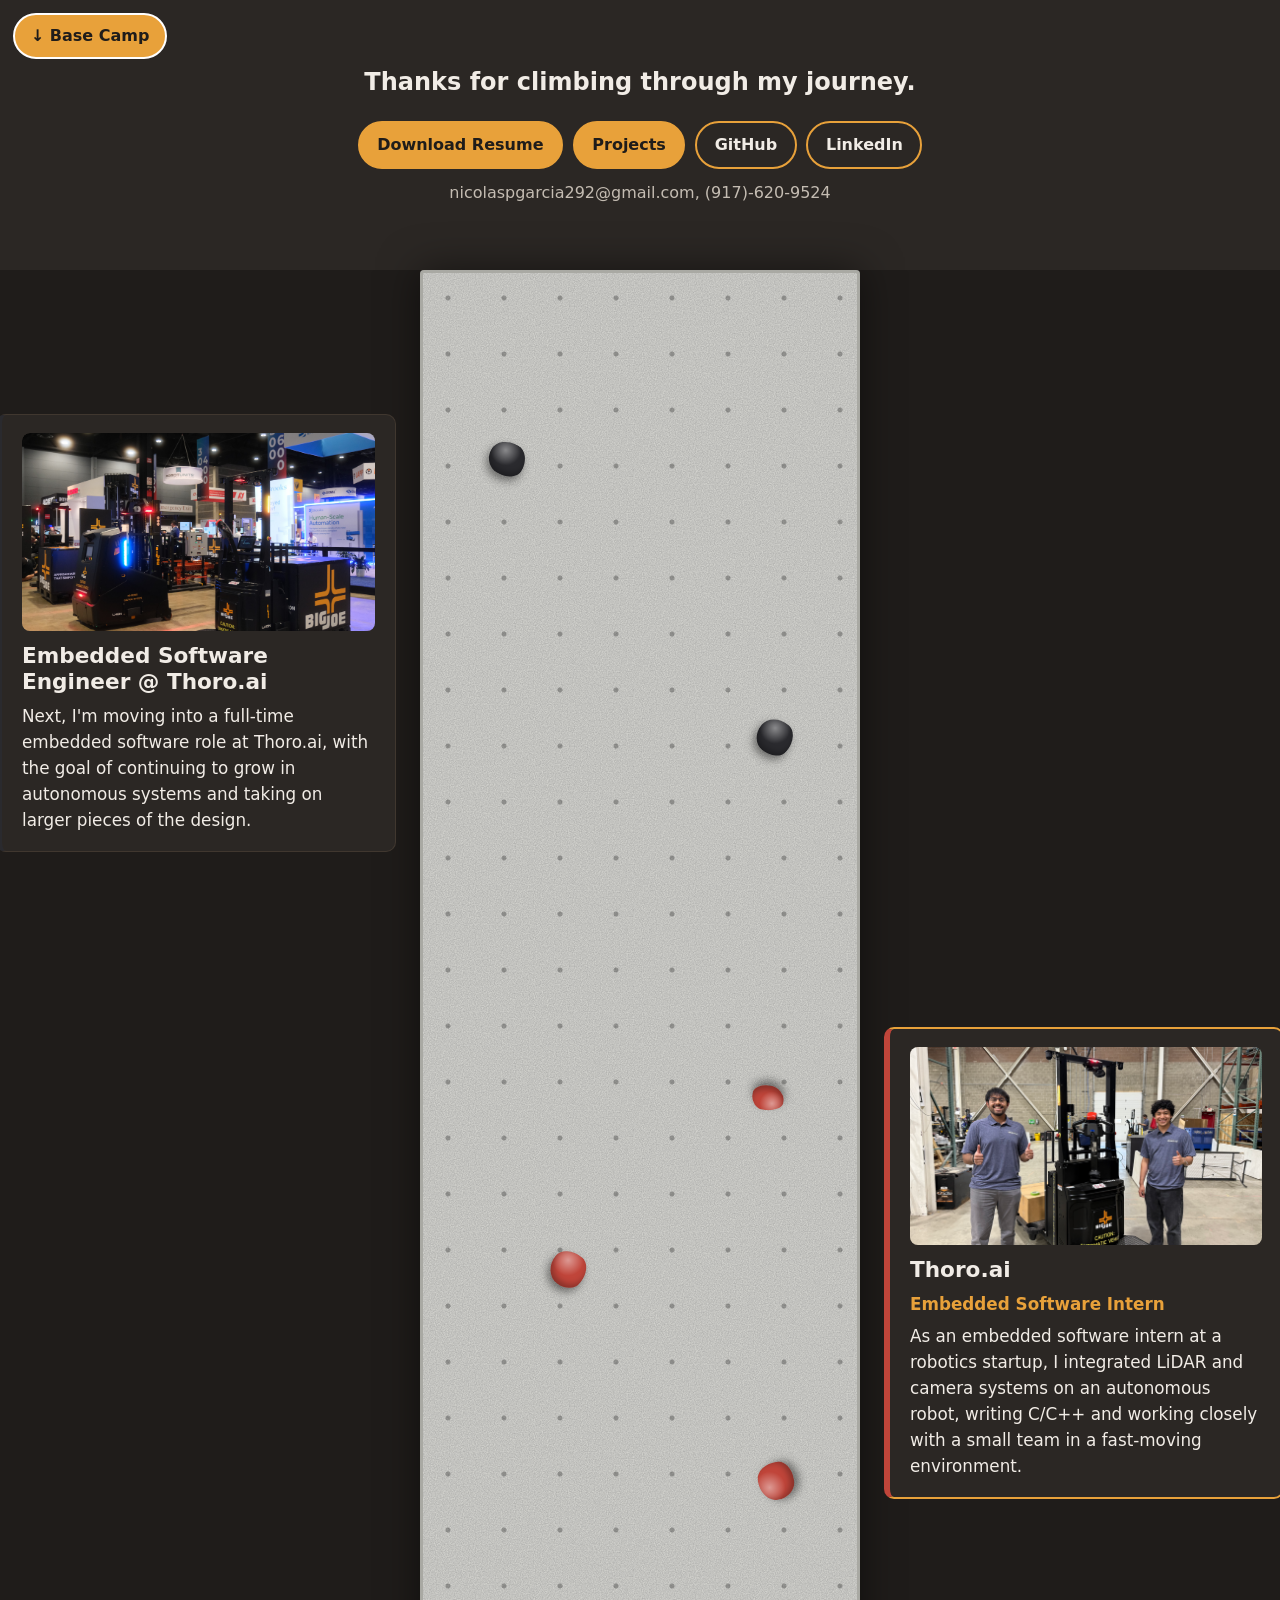
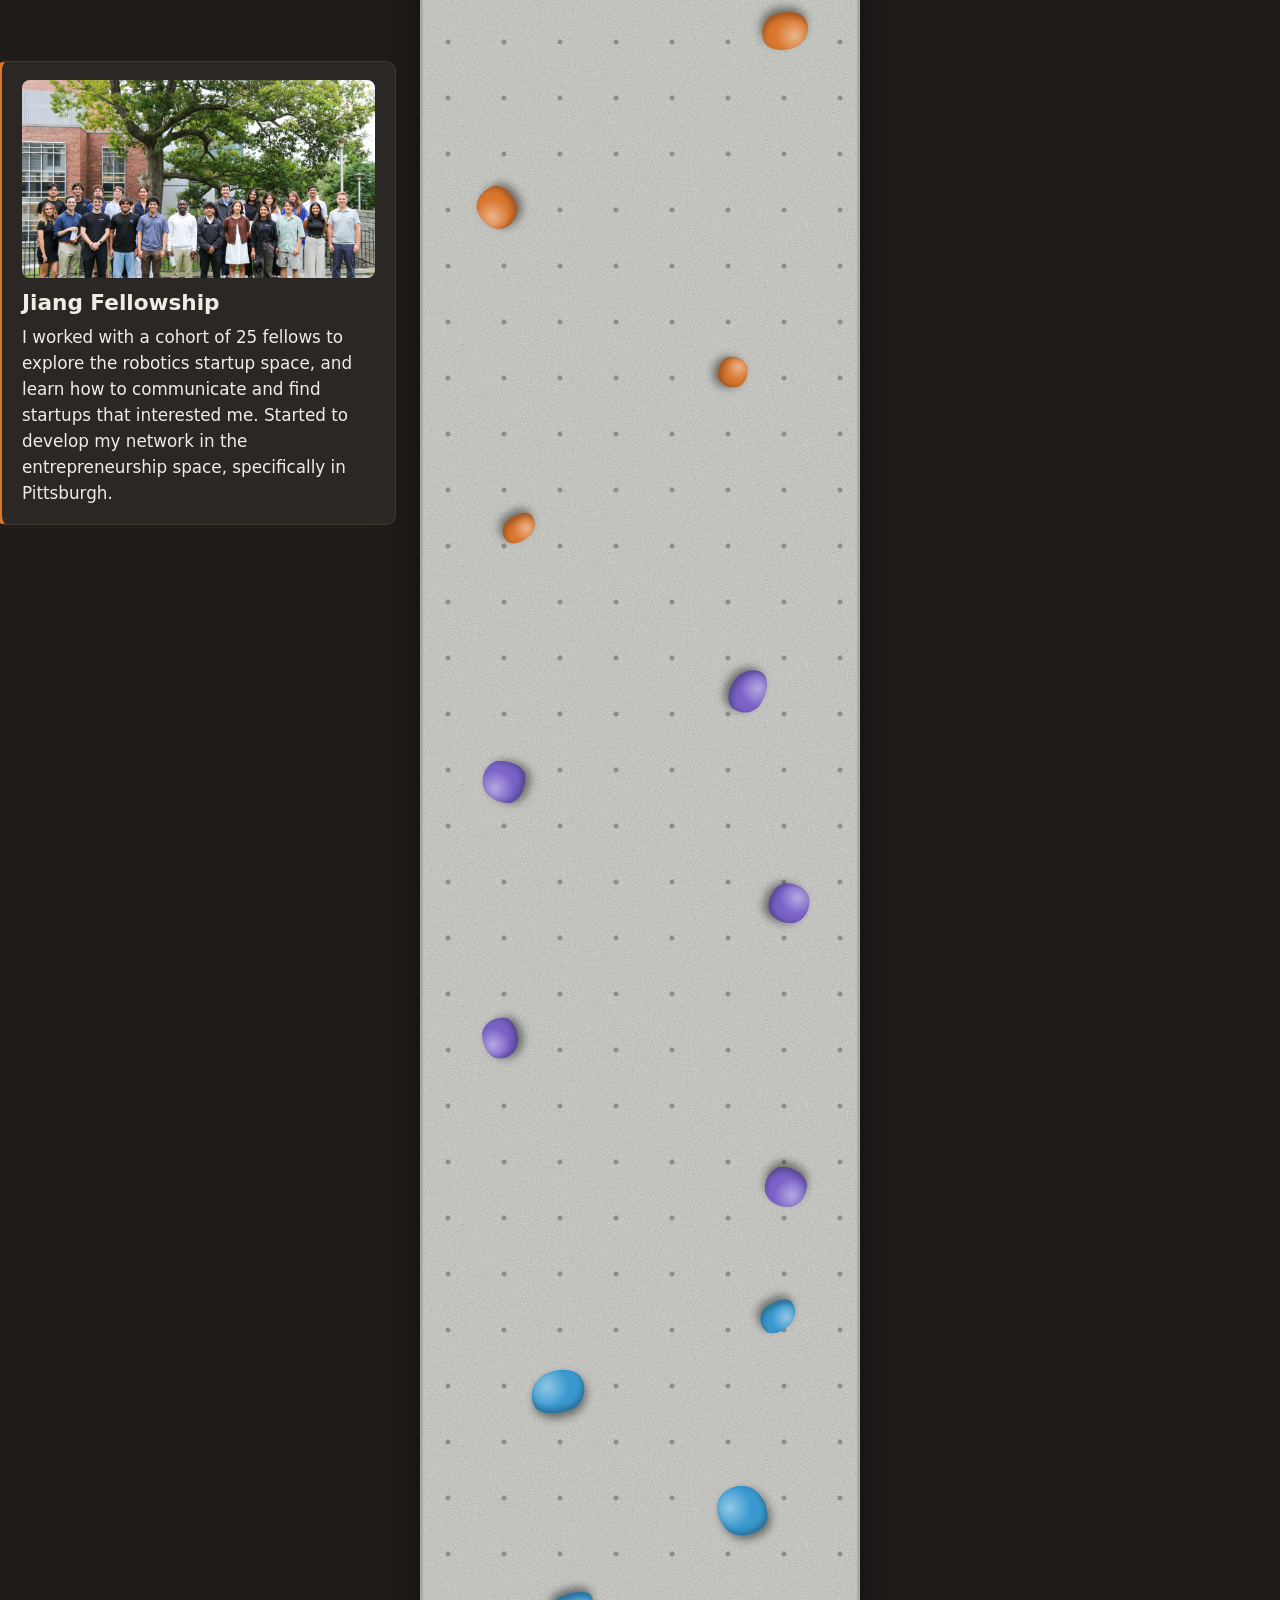
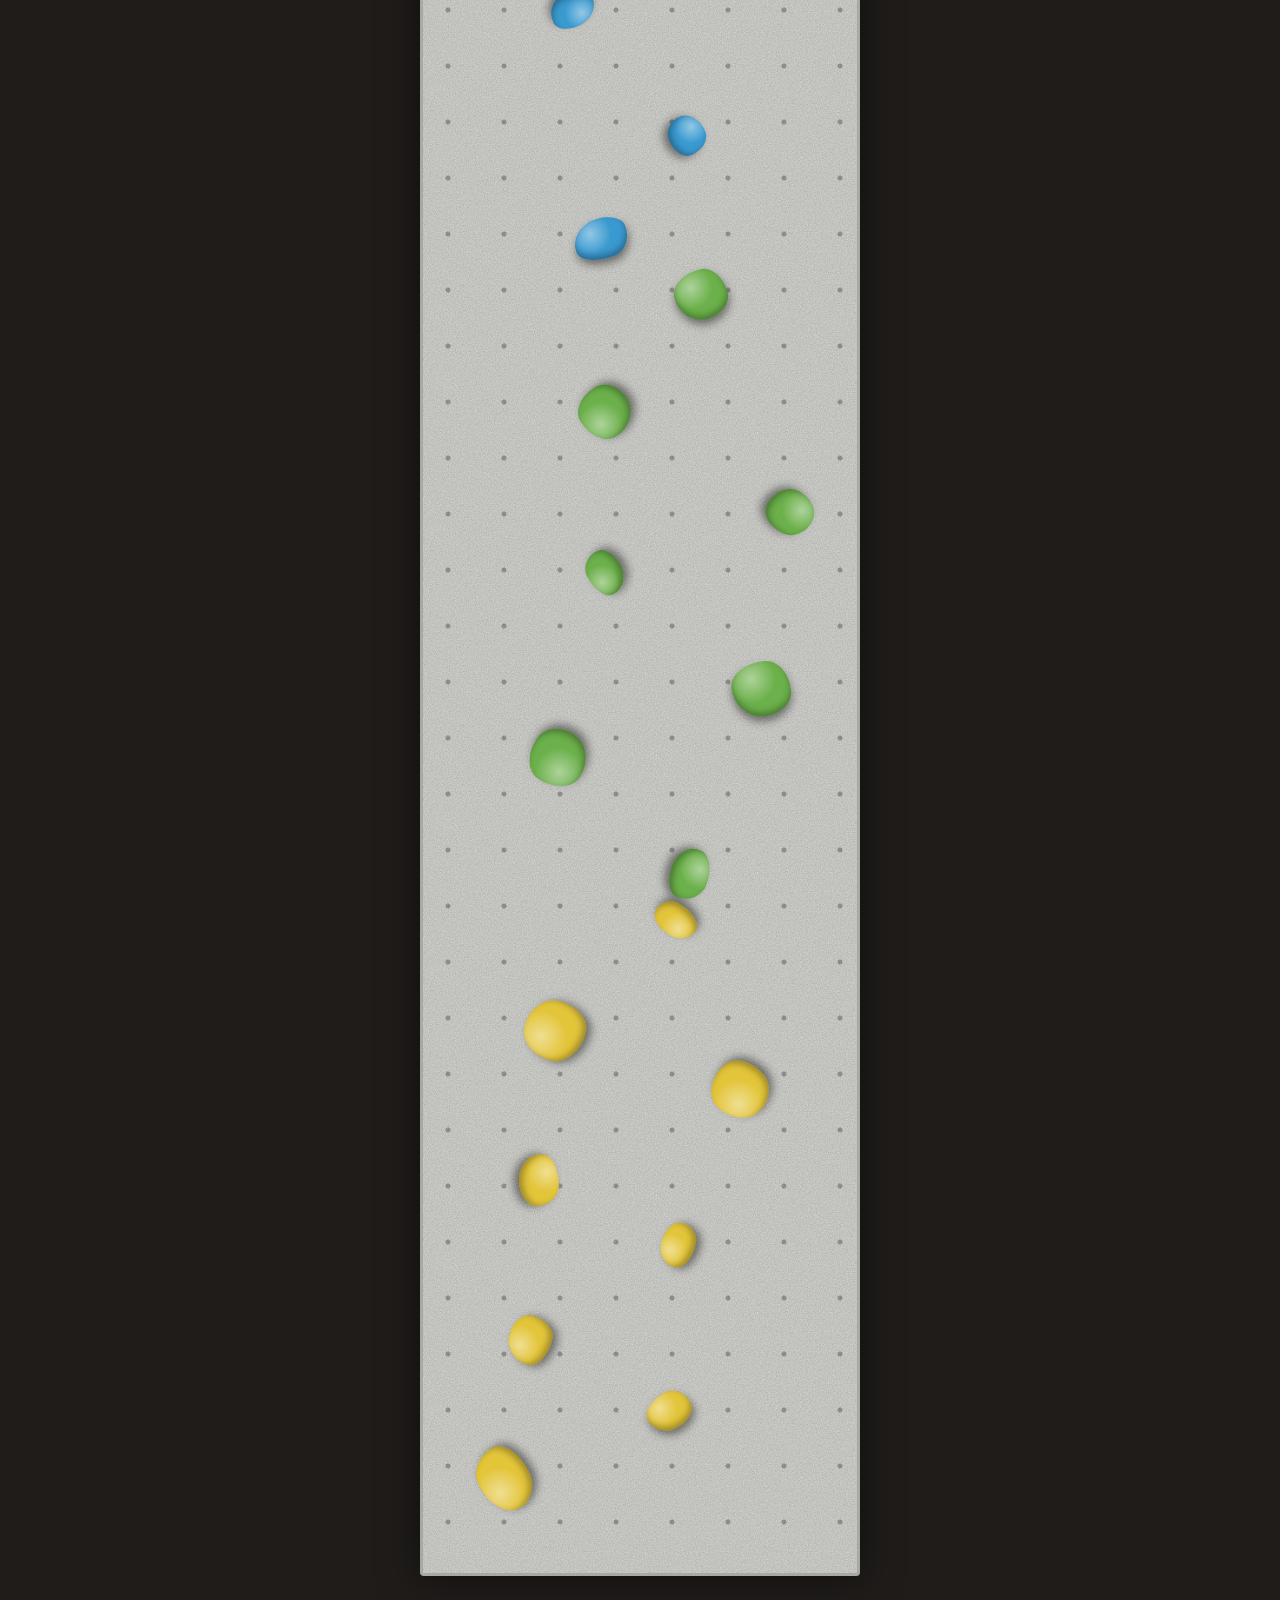
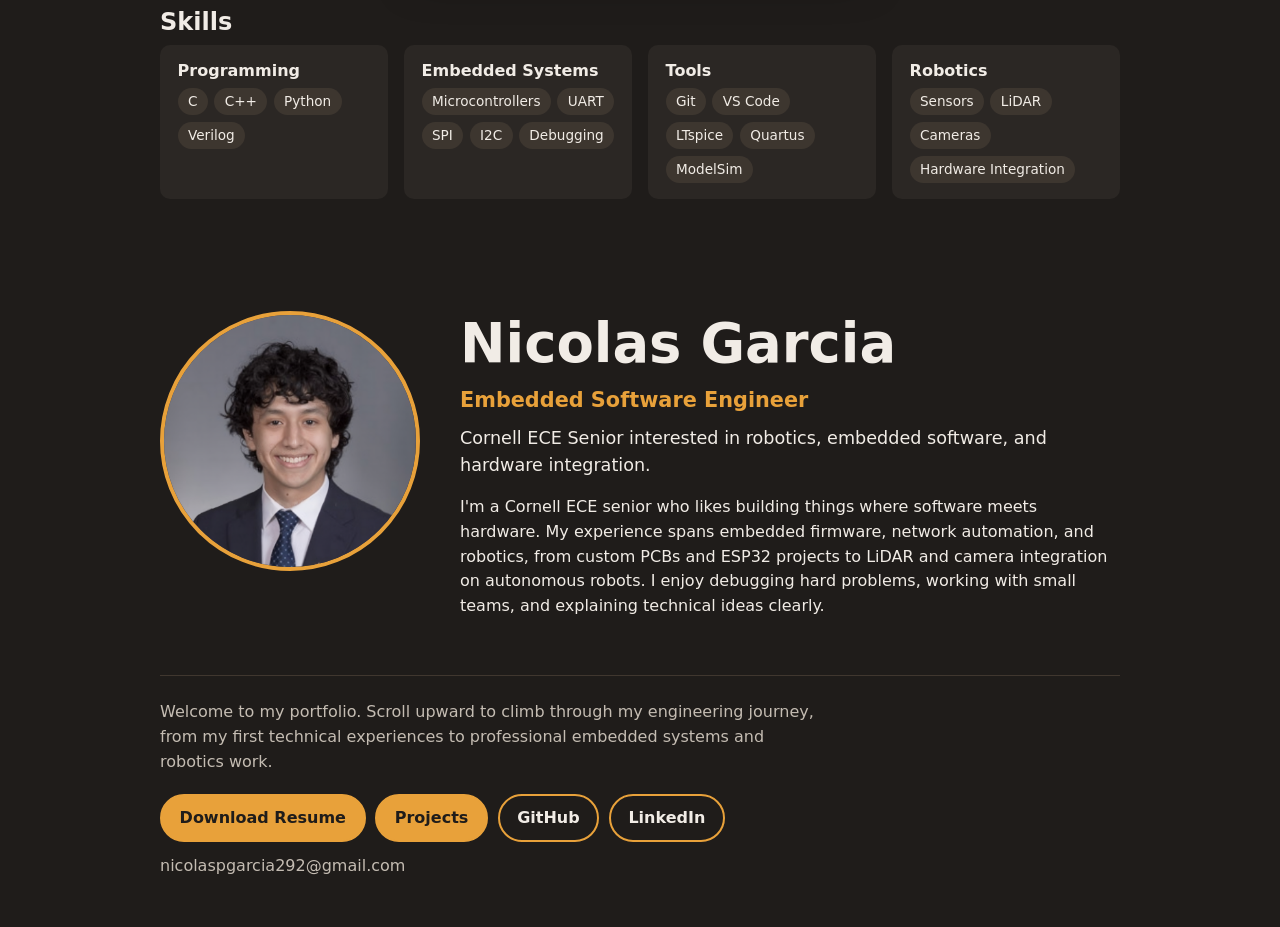
<file: index.html>
<!DOCTYPE html>
<html lang="en">
<head>
  <meta charset="UTF-8">
  <meta name="viewport" content="width=device-width, initial-scale=1">
  <title>Nicolas Garcia | Embedded Software Engineer</title>
  <link rel="stylesheet" href="styles.css">
</head>
<body>

<!-- Shown at base camp: jumps to the start of the climb -->
<button class="nav-btn" id="startBtn" type="button">↑ Start the climb</button>

<!-- Shown everywhere else: jumps back to the landing page -->
<button class="nav-btn" id="backBtn" type="button">↓ Base Camp</button>

<div class="page" id="page">

  <!-- SECTION 1: HERO / BASE CAMP -->
  <header class="hero" id="base-camp">
    <div class="hero-top">
      <div class="ph circle" data-label="portrait.png">
        <img src="images/portrait.png" alt="Portrait of Nicolas Garcia">
      </div>
      <div class="hero-text">
        <h1>Nicolas Garcia</h1>
        <p class="title">Embedded Software Engineer</p>
        <p class="subtitle">Cornell ECE Senior interested in robotics, embedded software, and hardware integration.</p>
        <!-- PLACEHOLDER: replace this paragraph with your own about-me text -->
        <p class="about">I'm a Cornell ECE senior who likes building things where software meets hardware. My experience spans embedded firmware, network automation, and robotics, from custom PCBs and ESP32 projects to LiDAR and camera integration on autonomous robots. I enjoy debugging hard problems, working with small teams, and explaining technical ideas clearly.</p>
      </div>
    </div>

    <div class="hero-bottom">
      <p class="intro">Welcome to my portfolio. Scroll upward to climb through my engineering journey, from my first technical experiences to professional embedded systems and robotics work.</p>
      <div class="buttons">
        <a class="btn primary" href="Nicolas_Garcia_Resume.pdf" download>Download Resume</a>
        <a class="btn primary" href="projects.html">Projects</a>
        <a class="btn" href="https://github.com/NicolasGarcia19" target="_blank" rel="noopener">GitHub</a>
        <a class="btn" href="https://www.linkedin.com/in/nicolas-garcia-37a261304/" target="_blank" rel="noopener">LinkedIn</a>
      </div>
      <p class="small">nicolaspgarcia292@gmail.com</p>
    </div>
  </header>

  <!-- SECTION 2: SKILLS -->
  <section class="skills" id="skills">
    <h2>Skills</h2>
    <div class="skill-grid">
      <div class="skill-card"><h3>Programming</h3><ul class="badges"><li>C</li><li>C++</li><li>Python</li><li>Verilog</li></ul></div>
      <div class="skill-card"><h3>Embedded Systems</h3><ul class="badges"><li>Microcontrollers</li><li>UART</li><li>SPI</li><li>I2C</li><li>Debugging</li></ul></div>
      <div class="skill-card"><h3>Tools</h3><ul class="badges"><li>Git</li><li>VS Code</li><li>LTspice</li><li>Quartus</li><li>ModelSim</li></ul></div>
      <div class="skill-card"><h3>Robotics</h3><ul class="badges"><li>Sensors</li><li>LiDAR</li><li>Cameras</li><li>Hardware Integration</li></ul></div>
    </div>
  </section>

  <!-- SECTION 3: CLIMBING WALL.
       Each .hold-row is one "level" (listed oldest -> newest; the wall draws them bottom -> top).
       data-level = difficulty (1 easiest ... 7 hardest): sets the hold color and card stripe.
       data-holds = how many holds appear on that level. Fewer holds = harder climbing.
       script.js generates the holds themselves. -->
  <section class="wall" id="wall" aria-label="Career timeline">
    <div class="holds">

      <article class="hold-row" data-level="1" data-holds="8">
        <div class="level-holds" aria-hidden="true"></div>
        <div class="card">
          <div class="ph" data-label="cornell_campus.jpg"><img src="images/cornell_campus.jpg" alt=""></div>
          <h3>Cornell University</h3>
          <p class="desc">I study Electrical and Computer Engineering at Cornell, where my coursework has centered on embedded systems, signals and systems, digital logic, and probability and inference. These classes gave me a foundation for moving comfortably between hardware and software.</p>
        </div>
        <aside class="card note">
          <h3>How to read this wall</h3>
          <p class="desc">This page is a climbing wall, and it's a metaphor for my experience so far. Each level is a stage of my journey, starting with my first classes at Cornell and climbing up to today.</p>
        </aside>
      </article>

      <article class="hold-row" data-level="2" data-holds="7">
        <div class="level-holds" aria-hidden="true"></div>
        <div class="card">
          <div class="ph" data-label="teaching_placeholder.jpg"><img src="images/teaching_placeholder.jpg" alt=""></div>
          <h3>Teaching and Mentorship</h3>
          <p class="desc">Explaining physics to other students has made me a clearer communicator. As a TA, Learning Assistant, and tutor, I've learned to break hard ideas into steps and to meet people at whatever level they're starting from.</p>
        </div>
      </article>

      <article class="hold-row" data-level="3" data-holds="6">
        <div class="level-holds" aria-hidden="true"></div>
        <div class="card">
          <div class="ph" data-label="cusd_project.png"><img src="images/cusd_project.png" alt=""></div>
          <h3>CUSD Electrical Systems</h3>
          <p class="desc">On the CUSD project team I worked on the electrical design of a solar-powered bus shelter, including custom PCBs, LED systems, and ESP32 firmware, while helping lead teammates toward a working system.</p>
        </div>
      </article>

      <article class="hold-row" data-level="4" data-holds="5">
        <div class="level-holds" aria-hidden="true"></div>
        <div class="card">
          <div class="ph" data-label="insekom_network.png"><img src="images/insekom_network.png" alt=""></div>
          <h3>Insekom</h3>
          <p class="desc">At Insekom I worked in network engineering on Huawei systems and used Python to automate repetitive operational tasks, improving efficiency across the infrastructure I supported.</p>
        </div>
        <aside class="card note">
          <h3>The climb gets harder</h3>
          <p class="desc">In rock climbing, the higher you go, the fewer holds there are, and the ones left are smaller and harder to grab. My experience works the same way: each step up has been more complicated and has asked for more problem solving.</p>
        </aside>
      </article>

      <article class="hold-row" data-level="5" data-holds="4">
        <div class="level-holds" aria-hidden="true"></div>
        <div class="card">
          <div class="ph" data-label="jiang_fellows.png"><img src="images/jiang_fellows.png" alt=""></div>
          <h3>Jiang Fellowship</h3>
          <p class="desc">I worked with a cohort of 25 fellows to explore the robotics startup space, and learn how to communicate and find startups that interested me. Started to develop my network in the entrepreneurship space, specifically in Pittsburgh.</p>
        </div>
        
      </article>

      <article class="hold-row major" data-level="6" data-holds="3">
        <div class="level-holds" aria-hidden="true"></div>
        <div class="card">
          <div class="ph" data-label="thoro_robot.jpeg"><img src="images/thoro_robot.jpeg" alt=""></div>
          <h3>Thoro.ai</h3>
          <p class="tag">Embedded Software Intern</p>
          <p class="desc">As an embedded software intern at a robotics startup, I integrated LiDAR and camera systems on an autonomous robot, writing C/C++ and working closely with a small team in a fast-moving environment.</p>
        </div>
      </article>

      <article class="hold-row" data-level="7" data-holds="2">
        <div class="level-holds" aria-hidden="true"></div>
        <div class="card">
          <div class="ph" data-label="future_robotics.jpg"><img src="images/future_robotics.jpg" alt=""></div>
          <h3>Embedded Software Engineer @ Thoro.ai</h3>
          <p class="desc">Next, I'm moving into a full-time embedded software role at Thoro.ai, with the goal of continuing to grow in autonomous systems and taking on larger pieces of the design.</p>
        </div>
      </article>

    </div>
  </section>

  <!-- FOOTER (the summit) -->
  <footer class="footer" id="contact">
    <p class="thanks">Thanks for climbing through my journey.</p>
    <div class="buttons">
      <a class="btn primary" href="resume.pdf" download>Download Resume</a>
      <a class="btn primary" href="projects.html">Projects</a>
      <a class="btn" href="https://github.com/NicolasGarcia19" target="_blank" rel="noopener">GitHub</a>
      <a class="btn" href="https://www.linkedin.com/in/nicolas-garcia-37a261304/" target="_blank" rel="noopener">LinkedIn</a>
    </div>
    <p class="small">nicolaspgarcia292@gmail.com, (917)-620-9524</p>
  </footer>

</div>
<script src="script.js"></script>
</body>
</html>
</file>
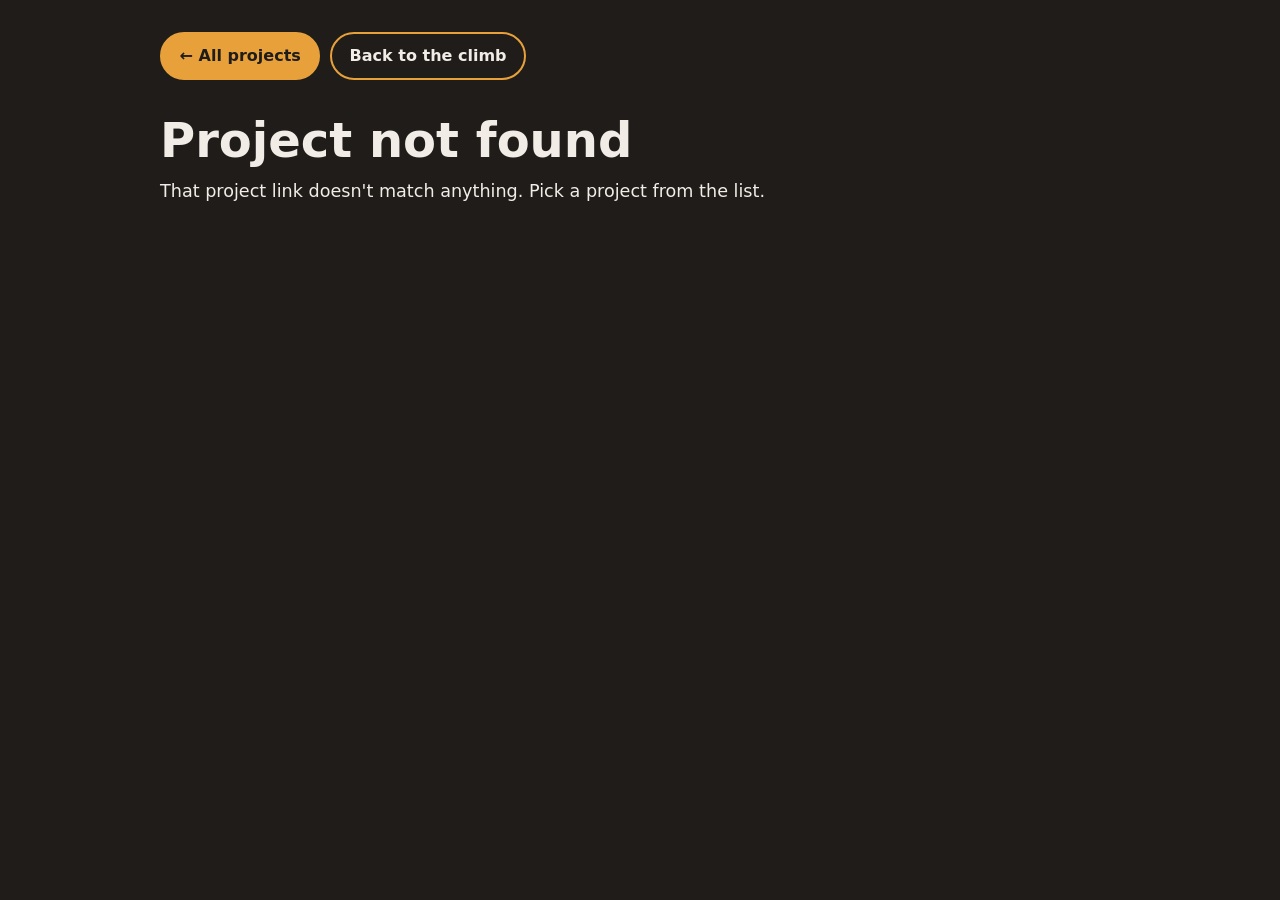
<file: project.html>
<!DOCTYPE html>
<html lang="en">
<head>
  <meta charset="UTF-8">
  <meta name="viewport" content="width=device-width, initial-scale=1">
  <title>Project | Nicolas Garcia</title>
  <link rel="stylesheet" href="styles.css">
  <link rel="stylesheet" href="projects.css">
</head>
<body>
  <!-- One page for every project. projects.js fills this in from projects-data.js
       using the address, e.g. project.html?p=project-1 -->
  <main class="projects-page" id="projectRoot">
    <noscript><p>This page needs JavaScript to show the project.</p></noscript>
  </main>

  <script src="projects-data.js"></script>
  <script src="projects.js"></script>
</body>
</html>
</file>
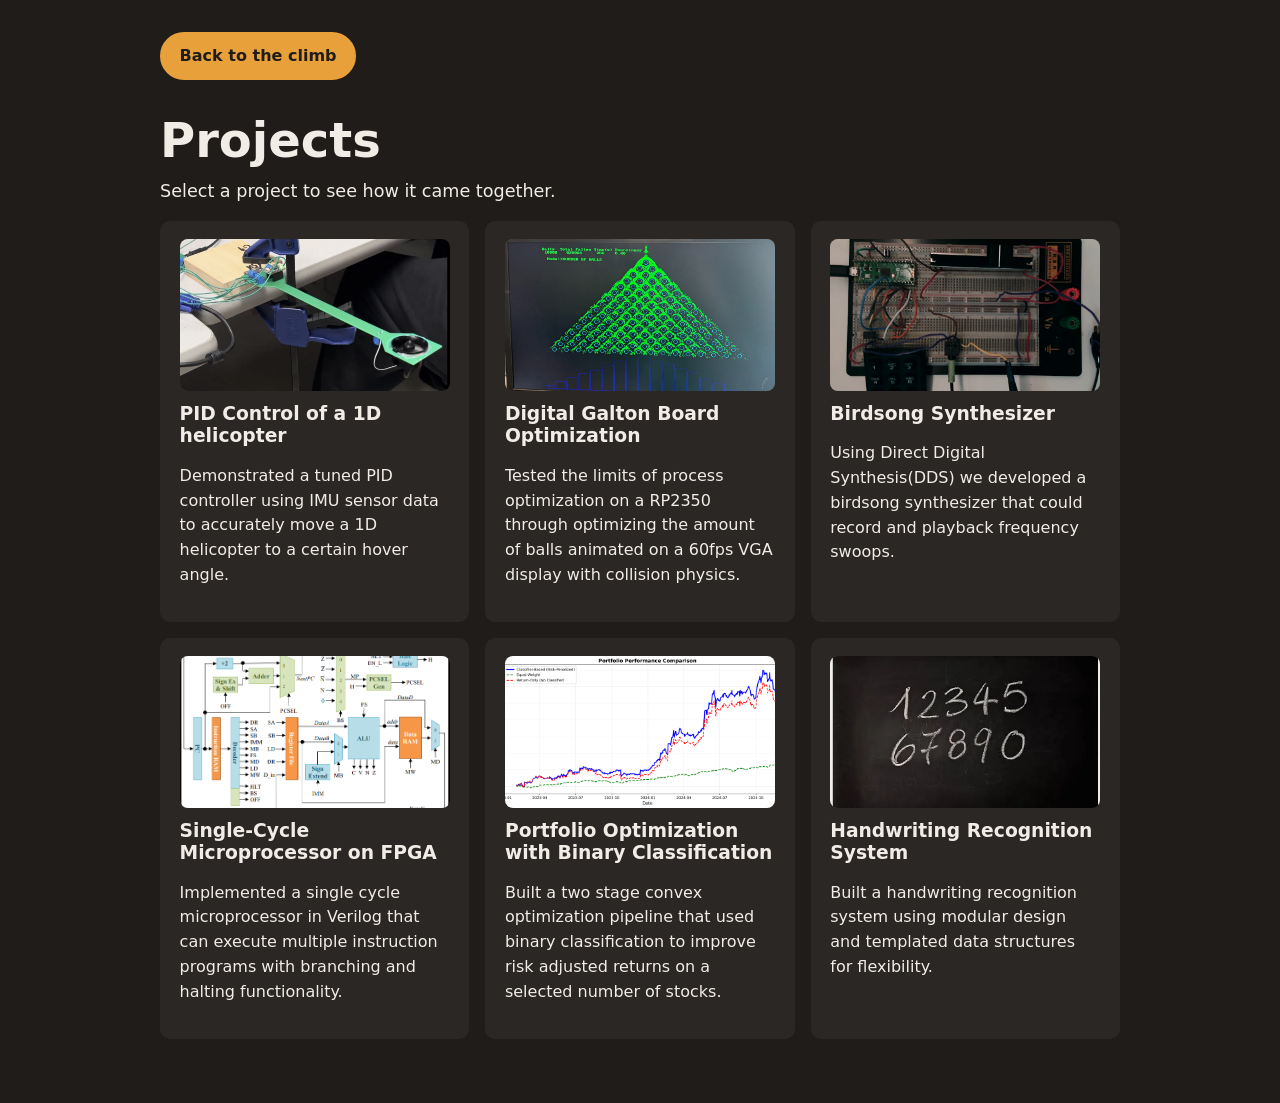
<file: projects.html>
<!DOCTYPE html>
<html lang="en">
<head>
  <meta charset="UTF-8">
  <meta name="viewport" content="width=device-width, initial-scale=1">
  <title>Projects | Nicolas Garcia</title>
  <link rel="stylesheet" href="styles.css">
  <link rel="stylesheet" href="projects.css">
</head>
<body>
  <main class="projects-page">
    <div class="proj-nav">
      <a class="btn primary" href="index.html">Back to the climb</a>
    </div>
    <h1>Projects</h1>
    <p class="lead">Select a project to see how it came together.</p>

    <!-- The cards are built by projects.js from projects-data.js -->
    <div class="project-grid" id="projectGrid"></div>
    <noscript><p>This page needs JavaScript to list the projects.</p></noscript>
  </main>

  <script src="projects-data.js"></script>
  <script src="projects.js"></script>
</body>
</html>
</file>
<file: styles.css>
:root {
  --bg: #1f1c1a;
  --panel: #2b2724;
  --text: #f1ece6;
  --muted: #c4bcb2;
  --accent: #e8a13a;
  --wall: #d8d8d3;          /* gym-wall off-white */
  --wall-edge: #a9a9a3;
  --radius: 10px;
  --wall-w: 440px;
  --hs: 1;                  /* hold size multiplier (shrinks on small screens) */
}
* { box-sizing: border-box; }
html { scroll-behavior: auto; }
body {
  margin: 0;
  background: var(--bg);
  color: var(--text);
  font-family: system-ui, -apple-system, "Segoe UI", Roboto, sans-serif;
  line-height: 1.55;
}
h1, h2, h3 { line-height: 1.2; margin: 0 0 .5rem; }
a { color: inherit; }

/* Climb upward: hero (base camp) at the bottom, footer (summit) at the top.
   script.js adds .climb-up to <body>. Remove it for a normal top-down page. */
.page { display: flex; flex-direction: column; }
body.climb-up .page { flex-direction: column-reverse; }

/* ---------- Image placeholders (labeled block if the file is missing) ---------- */
.ph {
  position: relative;
  background: linear-gradient(135deg, #5c5148, #3a322c);
  border-radius: 8px;
  overflow: hidden;
  aspect-ratio: 16 / 9;
  margin-bottom: .75rem;
}
.ph::after {
  content: attr(data-label);
  position: absolute; inset: 0;
  display: grid; place-items: center;
  padding: .5rem; text-align: center;
  color: var(--muted); font-size: .8rem;
}
.ph img {
  position: absolute; inset: 0;
  width: 100%; height: 100%;
  object-fit: cover;
  z-index: 1;
}
.ph.missing img { display: none; }

/* ---------- Buttons ---------- */
.buttons { display: flex; flex-wrap: wrap; gap: .6rem; margin-top: 1.25rem; }
.btn {
  padding: .6rem 1.1rem;
  border: 2px solid var(--accent);
  border-radius: 999px;
  text-decoration: none;
  font-weight: 600;
}
.btn.primary { background: var(--accent); color: #1f1c1a; }
.btn:hover, .btn:focus-visible { outline: 3px solid var(--text); outline-offset: 2px; }
.small { color: var(--muted); margin: .75rem 0 0; }

/* ---------- Fixed navigation buttons (Start the climb / Base Camp) ---------- */
.nav-btn {
  position: fixed; top: .8rem; left: 0.8rem; z-index: 20;
  padding: .55rem 1rem;
  font: inherit; font-weight: 600; cursor: pointer;
  color: #1f1c1a; background: var(--accent);
  border: 2px solid #fff; border-radius: 999px;
  opacity: 0; pointer-events: none;
  transition: opacity .3s ease;
}
.nav-btn.show { opacity: 1; pointer-events: auto; }
.nav-btn:focus-visible { outline: 3px solid var(--text); outline-offset: 2px; }
/* Center the Start the climb button */
#startBtn {
  left: 50%;
  padding: .9rem 1.6rem;
  font-size: 1.10rem;
  transform: translateX(-50%);
  animation: climbGlow 2s ease-in-out infinite;
}

@keyframes climbGlow {
  0%, 100% {
    box-shadow: 0 0 0 0 rgba(255, 255, 255, 0);
  }
  50% {
    box-shadow: 0 0 0 5px rgba(255, 255, 255, 0.5);
  }
}
/* ---------- Hero ---------- */
.hero { max-width: 1000px; margin: 0 auto; padding: 5rem 1.25rem 3rem; width: 100%; }
.hero-top { display: grid; grid-template-columns: 260px 1fr; gap: 2.5rem; align-items: start; }
.ph.circle { aspect-ratio: 1 / 1; border-radius: 50%; margin: 0; border: 4px solid var(--accent); }
.ph.circle img { object-position: center 0%; }
.hero h1 { font-size: clamp(2.2rem, 6vw, 3.4rem); }
.title { font-size: 1.3rem; color: var(--accent); margin: 0; font-weight: 600; }
.subtitle { font-size: 1.1rem; margin: .5rem 0 1rem; }
.about { max-width: 65ch; margin: 0 0 1rem; }
.hero-bottom { margin-top: 2.5rem; padding-top: 1.5rem; border-top: 1px solid #40372f; }
.intro { color: var(--muted); max-width: 65ch; margin: 0; }

/* ---------- Skills ---------- */
.skills { max-width: 1000px; margin: 0 auto; padding: 2rem 1.25rem; width: 100%; }
.skill-grid { display: grid; grid-template-columns: repeat(auto-fit, minmax(220px, 1fr)); gap: 1rem; }
.skill-card { background: var(--panel); padding: 1rem 1.1rem; border-radius: var(--radius); }
.skill-card h3 { font-size: 1rem; }
.badges { list-style: none; margin: 0; padding: 0; display: flex; flex-wrap: wrap; gap: .4rem; }
.badges li { background: #3d362f; padding: .2rem .65rem; border-radius: 999px; font-size: .85rem; }

/* ---------- Climbing wall ---------- */
.wall { position: relative; padding: 3rem 1.25rem; }
.holds { position: relative; max-width: 1280px; margin: 0 auto; display: flex; flex-direction: column-reverse; }

/* Top-rope style panel: rough texture (SVG noise) + bolt-hole grid on off-white */
.holds::before {
  content: "";
  position: absolute; top: -3rem; bottom: -3rem; left: 50%;
  width: var(--wall-w); transform: translateX(-50%);
  background:
    radial-gradient(circle, rgba(0,0,0,.28) 0 2px, transparent 3px) 0 0 / 56px 56px,
    url("data:image/svg+xml;utf8,<svg xmlns='http://www.w3.org/2000/svg' width='220' height='220'><filter id='n'><feTurbulence type='fractalNoise' baseFrequency='0.85' numOctaves='3' stitchTiles='stitch'/><feColorMatrix values='0 0 0 0 0.25  0 0 0 0 0.25  0 0 0 0 0.25  0 0 0 0.55 0'/></filter><rect width='100%' height='100%' filter='url(%23n)'/></svg>"),
    var(--wall);
  border-radius: 4px;
  box-shadow: inset 0 0 0 3px var(--wall-edge), 0 0 40px rgba(0,0,0,.5);
}

/* Each experience is a "level". Its color shows difficulty, like gym route tape:
   yellow (easiest) -> green -> blue -> purple -> orange -> red -> black (hardest). */
.hold-row[data-level="1"] { --lc: #e3c53a; }
.hold-row[data-level="2"] { --lc: #6bb04a; }
.hold-row[data-level="3"] { --lc: #3a9ad0; }
.hold-row[data-level="4"] { --lc: #7a62c8; }
.hold-row[data-level="5"] { --lc: #d9772f; }
.hold-row[data-level="6"] { --lc: #c0453a; }
.hold-row[data-level="7"] { --lc: #2a2a2e; }

.hold-row {
  position: relative;
  display: grid;
  grid-template-columns: 1fr var(--wall-w) 1fr;
  align-items: center;
  min-height: max(70vh, 600px);
}

/* Holds are generated by script.js into this layer, which sits over the wall column */
.level-holds {
  position: absolute; top: 0; bottom: 0; z-index: 1;
  width: var(--wall-w);
  left: calc(50% - var(--wall-w) / 2);
  pointer-events: none;
}
.hold {
  position: absolute;
  width: calc(var(--w, 56px) * var(--hs));
  height: calc(var(--h, 44px) * var(--hs));
  transform: translate(-50%, -50%) rotate(var(--r, 0deg));
  background: radial-gradient(circle at 35% 30%, rgba(255,255,255,.45), transparent 45%), var(--lc, #c0453a);
  box-shadow: 0 5px 8px rgba(0,0,0,.45), inset 0 -4px 6px rgba(0,0,0,.3);
}
/* Irregular rock-like outlines */
.hold.shape-0 { border-radius: 58% 42% 55% 45% / 48% 60% 40% 52%; }
.hold.shape-1 { border-radius: 45% 55% 40% 60% / 55% 45% 55% 45%; }
.hold.shape-2 { border-radius: 60% 40% 50% 50% / 42% 58% 42% 58%; }
.hold.shape-3 { border-radius: 50% 50% 38% 62% / 60% 40% 60% 40%; }
/* Real hold photo (transparent PNG) replaces the CSS shape */
.hold img { width: 100%; height: 100%; object-fit: contain; display: block; }
.hold.has-img { background: none; box-shadow: none; border-radius: 0; }
.hold.has-img img { filter: drop-shadow(0 5px 5px rgba(0,0,0,.5)); }

/* ---------- Cards ---------- */
.card {
  grid-row: 1;
  background: var(--panel);
  padding: 1.1rem 1.25rem;
  border-radius: var(--radius);
  border: 1px solid #40372f;
  border-left: 6px solid var(--lc, var(--accent));   /* level color stripe */
  width: 100%; max-width: 420px;
  font-size: 1.05rem;
  opacity: 0;
  transform: translateY(20px);
  transition: opacity .5s ease, transform .5s ease;
}
.card.visible { opacity: 1; transform: none; }
.card h3 { font-size: 1.35rem; }
.desc { margin: 0; color: var(--text); }
.tag { color: var(--accent); font-weight: 600; margin: 0 0 .4rem; }
.hold-row.major .card { border: 2px solid var(--accent); border-left: 6px solid var(--lc); max-width: 450px; }

/* Alternate left/right (odd rows = left of wall, even = right) */
.hold-row:nth-child(odd) .card { grid-column: 1; justify-self: end; margin-right: 1.5rem; }
.hold-row:nth-child(even) .card { grid-column: 3; justify-self: start; margin-left: 1.5rem; }

/* Explainer notes sit on the opposite side from the experience card */
.card.note {
  background: rgba(43, 39, 36, .6);
  border: 2px dashed #6b6157;
  max-width: 380px;
}
.card.note h3 { font-size: 1.15rem; color: var(--accent); }
.hold-row:nth-child(odd) .note { grid-column: 3; justify-self: start; margin: 0 0 0 1.5rem; }
.hold-row:nth-child(even) .note { grid-column: 1; justify-self: end; margin: 0 1.5rem 0 0; }

/* ---------- Footer ---------- */
.footer { text-align: center; padding: 4rem 1.25rem; background: var(--panel); }
.footer .buttons { justify-content: center; }
.thanks { font-size: 1.5rem; font-weight: 600; margin: 0; }

/* ---------- Responsive ---------- */
@media (max-width: 1000px) {
  :root { --wall-w: 280px; --hs: .85; }
  .hold-row:nth-child(odd) .card { margin-right: .75rem; }
  .hold-row:nth-child(even) .card { margin-left: .75rem; }
}
@media (max-width: 760px) {
  :root { --wall-w: 70px; --hs: .6; }
  .hero { padding-top: 6rem; }
  .hero-top { grid-template-columns: 1fr; justify-items: center; text-align: center; }
  .ph.circle { width: 200px; }
  .about { text-align: left; }

  .holds::before { left: 0; transform: none; }
  .level-holds { left: 0; }
  .hold-row { grid-template-columns: var(--wall-w) 1fr; min-height: max(55vh, 520px); gap: 1rem 0; }
  .hold-row .card,
  .hold-row:nth-child(odd) .card,
  .hold-row:nth-child(even) .card { grid-column: 2; justify-self: stretch; max-width: none; margin: 0 0 0 .75rem; }
  /* Notes stack under the experience card */
  .hold-row .note,
  .hold-row:nth-child(odd) .note,
  .hold-row:nth-child(even) .note { grid-column: 2; grid-row: 2; justify-self: stretch; max-width: none; margin: 0 0 0 .75rem; }
}

@media (prefers-reduced-motion: reduce) {
  .card, .nav-btn { transition: none; }
  .card { opacity: 1; transform: none; }
}
</file>
<file: projects.css>
/* Styles for projects.html and project.html. Loaded after styles.css. */

.projects-page { max-width: 1000px; margin: 0 auto; padding: 2rem 1.25rem 4rem; }
.projects-page h1 { font-size: clamp(2rem, 5vw, 3rem); }
.projects-page h2 { font-size: 1.6rem; margin: 2.75rem 0 .5rem; }
.lead { max-width: 65ch; font-size: 1.1rem; margin: 0 0 1rem; }

.proj-nav { display: flex; flex-wrap: wrap; gap: .6rem; margin-bottom: 2rem; }

/* ---------- Project grid (projects.html) ---------- */
.project-grid { display: grid; grid-template-columns: repeat(auto-fit, minmax(280px, 1fr)); gap: 1rem; }
a.project {
  display: block;
  background: var(--panel);
  padding: 1rem 1.1rem;
  border-radius: var(--radius);
  border: 2px solid transparent;
  color: inherit;
  text-decoration: none;
  transition: border-color .2s ease;
}
a.project:hover { border-color: var(--accent); }
a.project:focus-visible { outline: 3px solid var(--text); outline-offset: 2px; }

/* ---------- Project page header ---------- */
.proj-head .buttons { margin-top: 1rem; }
.proj-tags { margin-top: .5rem; }
.proj-hero { margin: 1.5rem 0 0; max-width: 900px; }
.climb-hint { color: var(--muted); max-width: 65ch; margin: 0 0 1.25rem; }

/* ---------- Template 1: horizontal climb ---------- */
.traverse-legend { display: flex; align-items: center; gap: .75rem; color: var(--muted); font-size: .95rem; margin-bottom: .5rem; }
.traverse-legend .line { flex: 1; border-top: 2px dashed #4a4038; }

.traverse {
  position: relative;
  height: 320px;
  border-radius: 6px;
  background:
    radial-gradient(circle, rgba(0,0,0,.28) 0 2px, transparent 3px) 0 0 / 56px 56px,
    url("data:image/svg+xml;utf8,<svg xmlns='http://www.w3.org/2000/svg' width='220' height='220'><filter id='n'><feTurbulence type='fractalNoise' baseFrequency='0.85' numOctaves='3' stitchTiles='stitch'/><feColorMatrix values='0 0 0 0 0.25  0 0 0 0 0.25  0 0 0 0 0.25  0 0 0 0.55 0'/></filter><rect width='100%' height='100%' filter='url(%23n)'/></svg>"),
    var(--wall);
  box-shadow: inset 0 0 0 3px var(--wall-edge), 0 0 40px rgba(0,0,0,.5);
}

.step-hold {
  --ps: 1;
  position: absolute;
  left: var(--hx); top: var(--hy);
  width: calc(var(--w) * var(--ps));
  height: calc(var(--h) * var(--ps));
  transform: translate(-50%, -50%) rotate(var(--r));
  display: grid; place-items: center;
  padding: 0; border: 0; cursor: pointer;
  font: inherit; font-weight: 700; font-size: 1.05rem;
  color: var(--fg);
  background: radial-gradient(circle at 35% 30%, rgba(255,255,255,.45), transparent 45%), var(--bg);
  box-shadow: 0 5px 8px rgba(0,0,0,.45), inset 0 -4px 6px rgba(0,0,0,.3);
  transition: transform .15s ease;
}
.step-hold span { transform: rotate(calc(var(--r) * -1)); }   /* keep the number upright */
.step-hold.shape-0 { border-radius: 58% 42% 55% 45% / 48% 60% 40% 52%; }
.step-hold.shape-1 { border-radius: 45% 55% 40% 60% / 55% 45% 55% 45%; }
.step-hold.shape-2 { border-radius: 60% 40% 50% 50% / 42% 58% 42% 58%; }
.step-hold.shape-3 { border-radius: 50% 50% 38% 62% / 60% 40% 60% 40%; }
.step-hold:hover,
.step-hold:focus-visible,
.step-hold.active { transform: translate(-50%, -50%) rotate(var(--r)) scale(1.18); }
.step-hold.active, .step-hold:focus-visible { outline: 3px solid var(--accent); outline-offset: 3px; }

/* Detail card sits under the wall, lined up with the active hold */
.traverse-detail { --pw: min(400px, 100%); margin-top: 1.25rem; }
.pop {
  width: var(--pw);
  margin-left: clamp(0px, calc(var(--x) - var(--pw) / 2), calc(100% - var(--pw)));
  background: var(--panel);
  border: 1px solid #40372f;
  border-left: 6px solid var(--lc);
  border-radius: var(--radius);
  padding: 1rem 1.25rem 1.25rem;
  animation: popIn .22s ease;
}
.pop-img { margin-bottom: .9rem; }
.pop-head { display: flex; flex-wrap: wrap; align-items: center; gap: .6rem; margin-bottom: .35rem; color: var(--muted); font-size: .9rem; }
.stat { background: #3d362f; color: var(--text); padding: .1rem .65rem; border-radius: 999px; font-weight: 600; }
.pop h3 { font-size: 1.3rem; }
.pop p { margin: 0; }
@keyframes popIn { from { opacity: 0; transform: translateY(8px); } to { opacity: 1; transform: none; } }

/* ---------- Template 2: basic page ---------- */
.facts { display: grid; grid-template-columns: repeat(auto-fit, minmax(180px, 1fr)); gap: 1rem; margin: 0; }
.fact { background: var(--panel); border-radius: var(--radius); padding: .85rem 1.1rem; }
.fact dt { color: var(--muted); font-size: .9rem; }
.fact dd { margin: .15rem 0 0; font-weight: 600; font-size: 1.1rem; }

.shots { display: grid; grid-template-columns: repeat(auto-fit, minmax(280px, 1fr)); gap: 1.25rem; }
.shot-fig { margin: 0; }
.shot { display: block; width: 100%; padding: 0; border: 0; background: none; cursor: zoom-in; border-radius: 8px; }
.shot .ph { margin: 0; transition: transform .2s ease; }
.shot:hover .ph { transform: scale(1.02); }
.shot:focus-visible { outline: 3px solid var(--accent); outline-offset: 3px; }
.shot-fig figcaption { color: var(--muted); font-size: .95rem; margin-top: .5rem; }

dialog.lightbox {
  background: var(--panel); color: var(--text);
  border: 1px solid #40372f; border-radius: var(--radius);
  padding: 0; max-width: min(96vw, 1040px);
}
dialog.lightbox::backdrop { background: rgba(0,0,0,.78); }
.lb-inner { padding: 1rem; }
.lightbox-img { width: min(92vw, 1000px); margin: 0 0 .75rem; background: #000; }
.lightbox-img img { object-fit: contain; }
.lightbox-cap { margin: 0 0 .75rem; color: var(--muted); }
.lightbox-close { background: none; color: var(--text); font: inherit; font-weight: 600; cursor: pointer; }

/* Pitches: the route runs bottom (pitch 1) to top (last pitch) */
.pitch-wrap { display: grid; grid-template-columns: minmax(220px, 280px) 1fr; gap: 2rem; align-items: start; }
.pitch-route { display: flex; flex-direction: column-reverse; }
.pitch-tab {
  position: relative;
  display: flex; align-items: center; gap: .9rem;
  min-height: 68px; padding: .5rem .5rem .5rem 0;
  background: none; border: 0; color: inherit; font: inherit; text-align: left; cursor: pointer;
}
.pitch-tab .seg { position: absolute; left: 13.5px; width: 3px; background: #4a4038; }
.pitch-tab .seg.up { top: 0; height: 50%; }
.pitch-tab .seg.down { bottom: 0; height: 50%; }
.pitch-tab.done-up .seg.up,
.pitch-tab.done-down .seg.down { background: var(--accent); }
.pitch-tab:first-child .seg.down,       /* nothing below the first pitch */
.pitch-tab:last-child .seg.up { display: none; }   /* nothing above the last pitch */
.pitch-tab .dot {
  position: relative; z-index: 1; flex: none;
  width: 30px; height: 30px; border-radius: 50%;
  display: grid; place-items: center;
  font-size: .85rem; font-weight: 700;
  color: var(--fg); background: var(--bg);
  box-shadow: 0 2px 4px rgba(0,0,0,.5);
  transition: transform .15s ease;
}
.pitch-tab.current .dot { transform: scale(1.25); outline: 3px solid var(--accent); outline-offset: 2px; }
.pitch-label small { display: block; color: var(--muted); }
.pitch-label strong { font-weight: 600; }
.pitch-tab.current .pitch-label strong { color: var(--accent); }
.pitch-tab:hover .pitch-label strong { text-decoration: underline; }
.pitch-tab:focus-visible { outline: 3px solid var(--accent); outline-offset: 2px; border-radius: 6px; }
.pitch-panel { background: var(--panel); border: 1px solid #40372f; border-radius: var(--radius); padding: 1.25rem 1.5rem; min-height: 200px; }
.pitch-panel h3 { font-size: 1.35rem; }
.pitch-panel p { margin: 0 0 .75rem; max-width: 65ch; }

/* ---------- Previous / next ---------- */
.proj-pager { display: flex; justify-content: space-between; gap: 1rem; margin-top: 3.5rem; flex-wrap: wrap; }

/* ---------- Responsive ---------- */
@media (max-width: 700px) {
  .pitch-wrap { grid-template-columns: 1fr; gap: 1rem; }
  .traverse { height: 300px; }
  .step-hold { --ps: .72; font-size: .95rem; }
}

@media (prefers-reduced-motion: reduce) {
  .pop { animation: none; }
  .step-hold, .pitch-tab .dot, .shot .ph { transition: none; }
}
</file>
